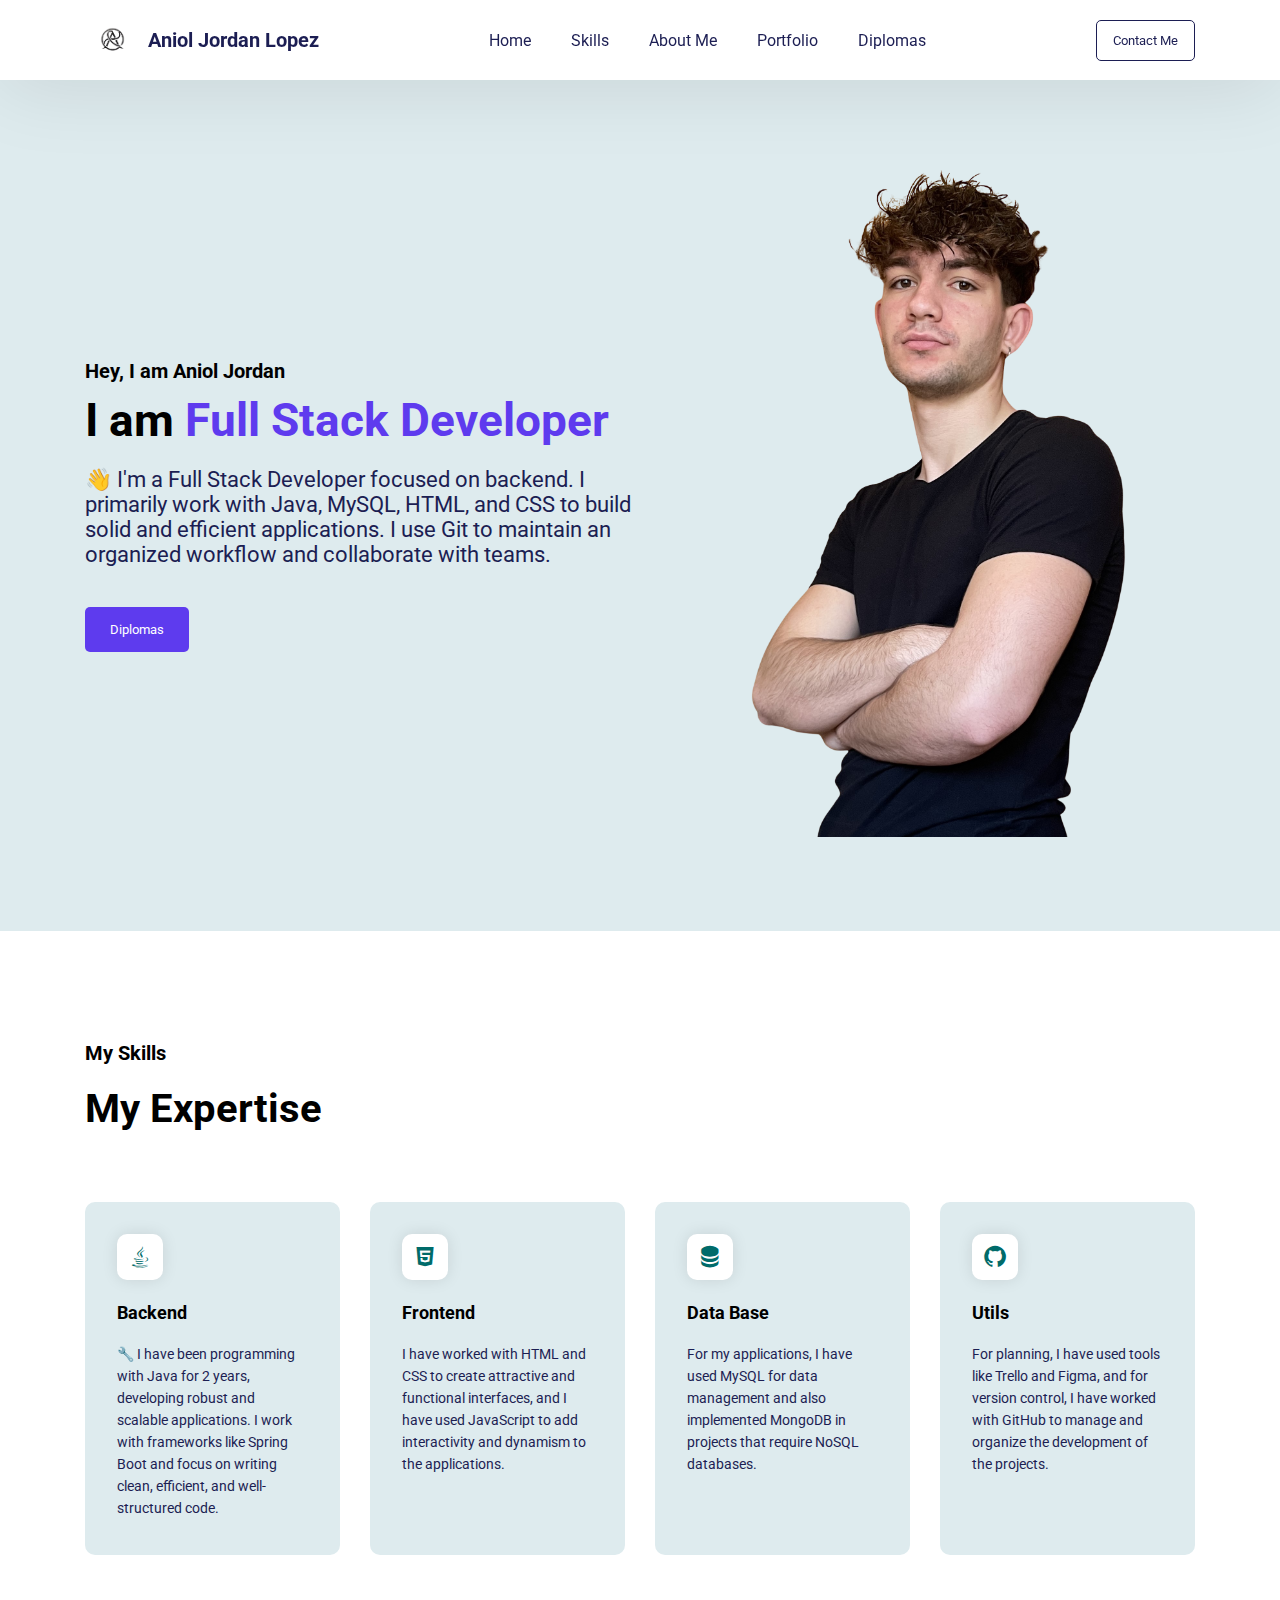
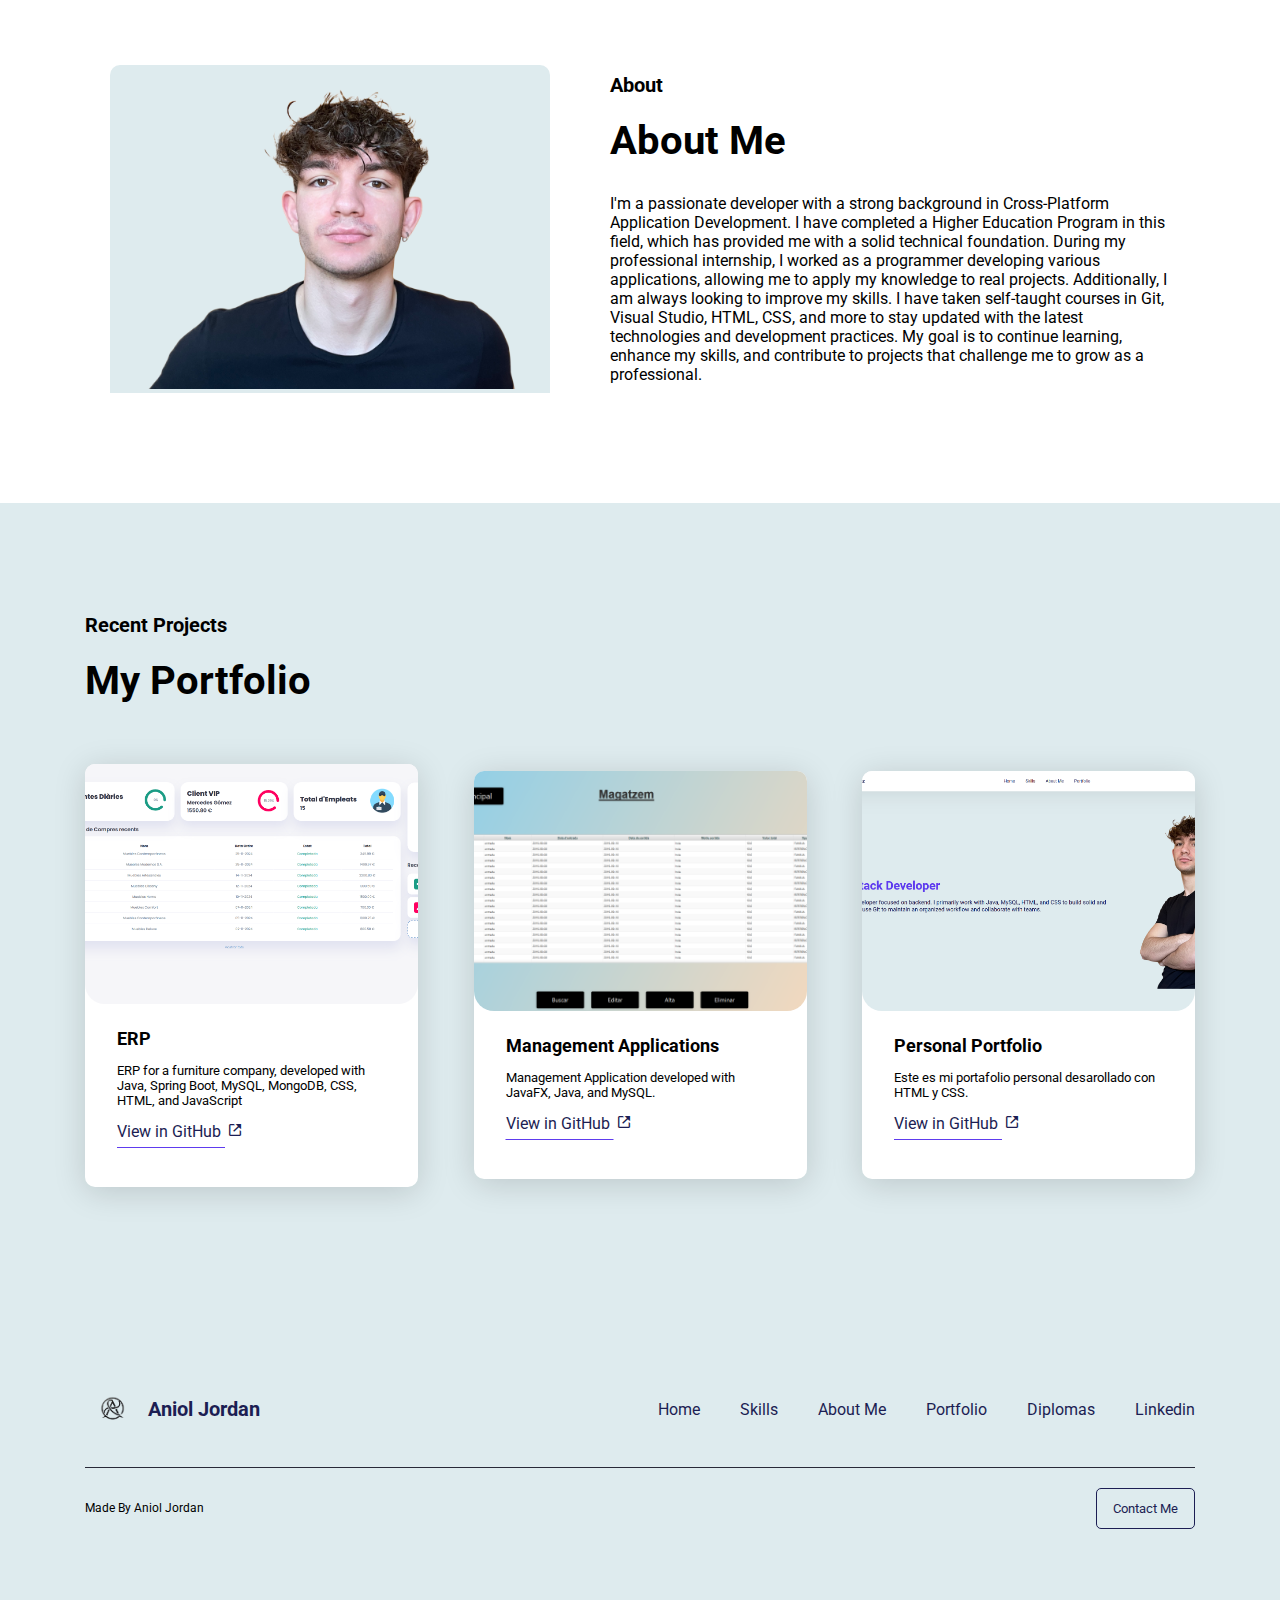
<file: index.html>
<!DOCTYPE html>
<html lang="en">

<head>
    <meta charset="UTF-8">
    <meta name="viewport" content="width=device-width, initial-scale=1.0">
    <link href='https://unpkg.com/boxicons@2.1.4/css/boxicons.min.css' rel='stylesheet'>
    <link rel="stylesheet" href="style.css">

    <title>Personal Portfolio | Aniol Jordan</title>
</head>

<body>

    <nav>
        <div class="logo">
            <img src="assets/logo.png">
            <a href="https://www.linkedin.com/in/aniol-jord%C3%A1n-l%C3%B3pez-35854123a/" target="_blank">Aniol Jordan
                Lopez</a>
        </div>
        <ul>
            <li><a href="#main">Home</a></li>
            <li><a href="#skills">Skills</a></li>
            <li><a href="#about">About Me</a></li>
            <li><a href="#portfolio">Portfolio</a></li>
            <li><a href="diplomas.html">Diplomas</a></li>
        </ul>
        <button onclick="copyEmail()">Contact Me</button>
        <div id="success-message">"Email copied to clipboard"</div>
        <button id="menuButton" onclick="openMenu()">
            <i class='bx bx-menu'></i>
        </button>
    </nav>

    <div class="main" id="main">
        <div class="left">
            <h5>Hey, I am Aniol Jordan</h5>
            <h3>I am <span>Full Stack Developer</span></h3>
            <p>
                👋 I'm a Full Stack Developer focused on backend. I primarily work with Java, MySQL, HTML, and CSS to
                build solid and efficient applications. I use Git to maintain an organized workflow and collaborate with
                teams.
            </p>
            <button onclick="location.href='diplomas.html'">Diplomas</button>
        </div>
        <div class="right">
            <img src="assets/header-img1.png">
        </div>
    </div>

    <div class="skills" id="skills">
        <h5>My Skills</h5>
        <h3>My Expertise</h3>
        <div class="skill-items">
            <div class="item">
                <div class="icon"><i class='bx bxl-java'></i></div>
                <h4>Backend</h4>
                <p>
                    🔧 I have been programming with Java for 2 years, developing robust and scalable applications.
                    I work with frameworks like Spring Boot and focus on writing clean, efficient, and well-structured
                    code.
                </p>
            </div>
            <div class="item">
                <div class="icon"><i class='bx bxl-html5'></i></div>
                <h4>Frontend</h4>
                <p>
                    I have worked with HTML and CSS to create attractive and functional interfaces,
                    and I have used JavaScript to add interactivity and dynamism to the applications.
                </p>
            </div>
            <div class="item">
                <div class="icon"><i class='bx bxs-data'></i></i></div>
                <h4>Data Base</h4>
                <p>
                    For my applications, I have used MySQL for data management and also implemented MongoDB in projects
                    that require NoSQL databases.
                </p>
            </div>
            <div class="item">
                <div class="icon"><i class='bx bxl-github'></i></i></div>
                <h4>Utils</h4>
                <p>
                    For planning, I have used tools like Trello and Figma, and for version control, I have worked with
                    GitHub to manage and organize the development of the projects.
                </p>
            </div>
        </div>
    </div>

    <div class="about" id="about">
        <div class="left">
            <img src="assets/about-img3.png">
        </div>
        <div class="right">
            <h5>About</h5>
            <h3>About Me</h3>
            <p>
                I'm a passionate developer with a strong background in Cross-Platform Application Development. I have
                completed a Higher Education Program in this field, which has provided me with a solid technical
                foundation.
                During my professional internship, I worked as a programmer developing various applications, allowing me
                to apply my knowledge to real projects.
                Additionally, I am always looking to improve my skills. I have taken self-taught courses in Git, Visual
                Studio, HTML, CSS, and more to stay updated with the latest technologies and development practices.
                My goal is to continue learning, enhance my skills, and contribute to projects that challenge me to grow
                as a professional.
            </p>
        </div>
    </div>

    <div class="portfolio" id="portfolio">
        <div class="header">
            <div class="info">
                <h5>Recent Projects</h5>
                <h3>My Portfolio</h3>
            </div>
        </div>

        <div class="portfo-items">
            <div class="item">
                <img src="assets/ERP.PNG">
                <div class="info">
                    <h4>ERP</h4>
                    <p>
                        ERP for a furniture company, developed with Java, Spring Boot, MySQL, MongoDB, CSS, HTML, and
                        JavaScript
                    </p>
                    <a href="https://github.com/Anioljordan/ERP">View in GitHub <i class='bx bx-link-external'></i></a>
                </div>
            </div>
            <div class="item">
                <img src="assets/magatzem2.png">
                <div class="info">
                    <h4>Management Applications</h4>
                    <p>
                        Management Application developed with JavaFX, Java, and MySQL.
                    </p>
                    <a href="https://github.com/Anioljordan/AplicacionAlmacen">View in GitHub <i
                            class='bx bx-link-external'></i></a>
                </div>
            </div>
            <div class="item">
                <img src="assets/PersonalPortfolio.png">
                <div class="info">
                    <h4>Personal Portfolio</h4>
                    <p>
                        Este es mi portafolio personal desarollado con HTML y CSS.
                    </p>
                    <a href="https://github.com/Anioljordan/Portfolio">View in GitHub <i
                            class='bx bx-link-external'></i></a>
                </div>
            </div>
        </div>

    </div>



    <footer>
        <div class="top">
            <div class="logo">
                <img src="assets/logo.png">
                <a>Aniol Jordan</a>
            </div>
            <ul>
                <li><a href="#main">Home</a></li>
                <li><a href="#skills">Skills</a></li>
                <li><a href="#about">About Me</a></li>
                <li><a href="#portfolio">Portfolio</a></li>
                <li><a href="diplomas.html">Diplomas</a></li>
                <li><a href="https://www.linkedin.com/in/aniol-jord%C3%A1n-l%C3%B3pez-35854123a/">Linkedin</a></li>
            </ul>
        </div>
        <div class="separator"></div>
        <div class="bottom">
            <p>
                Made By Aniol Jordan
            </p>
            <button onclick="copyEmail()">Contact Me</button>
        </div>
    </footer>

    <script src="script.js"></script>
</body>

</html>
</file>
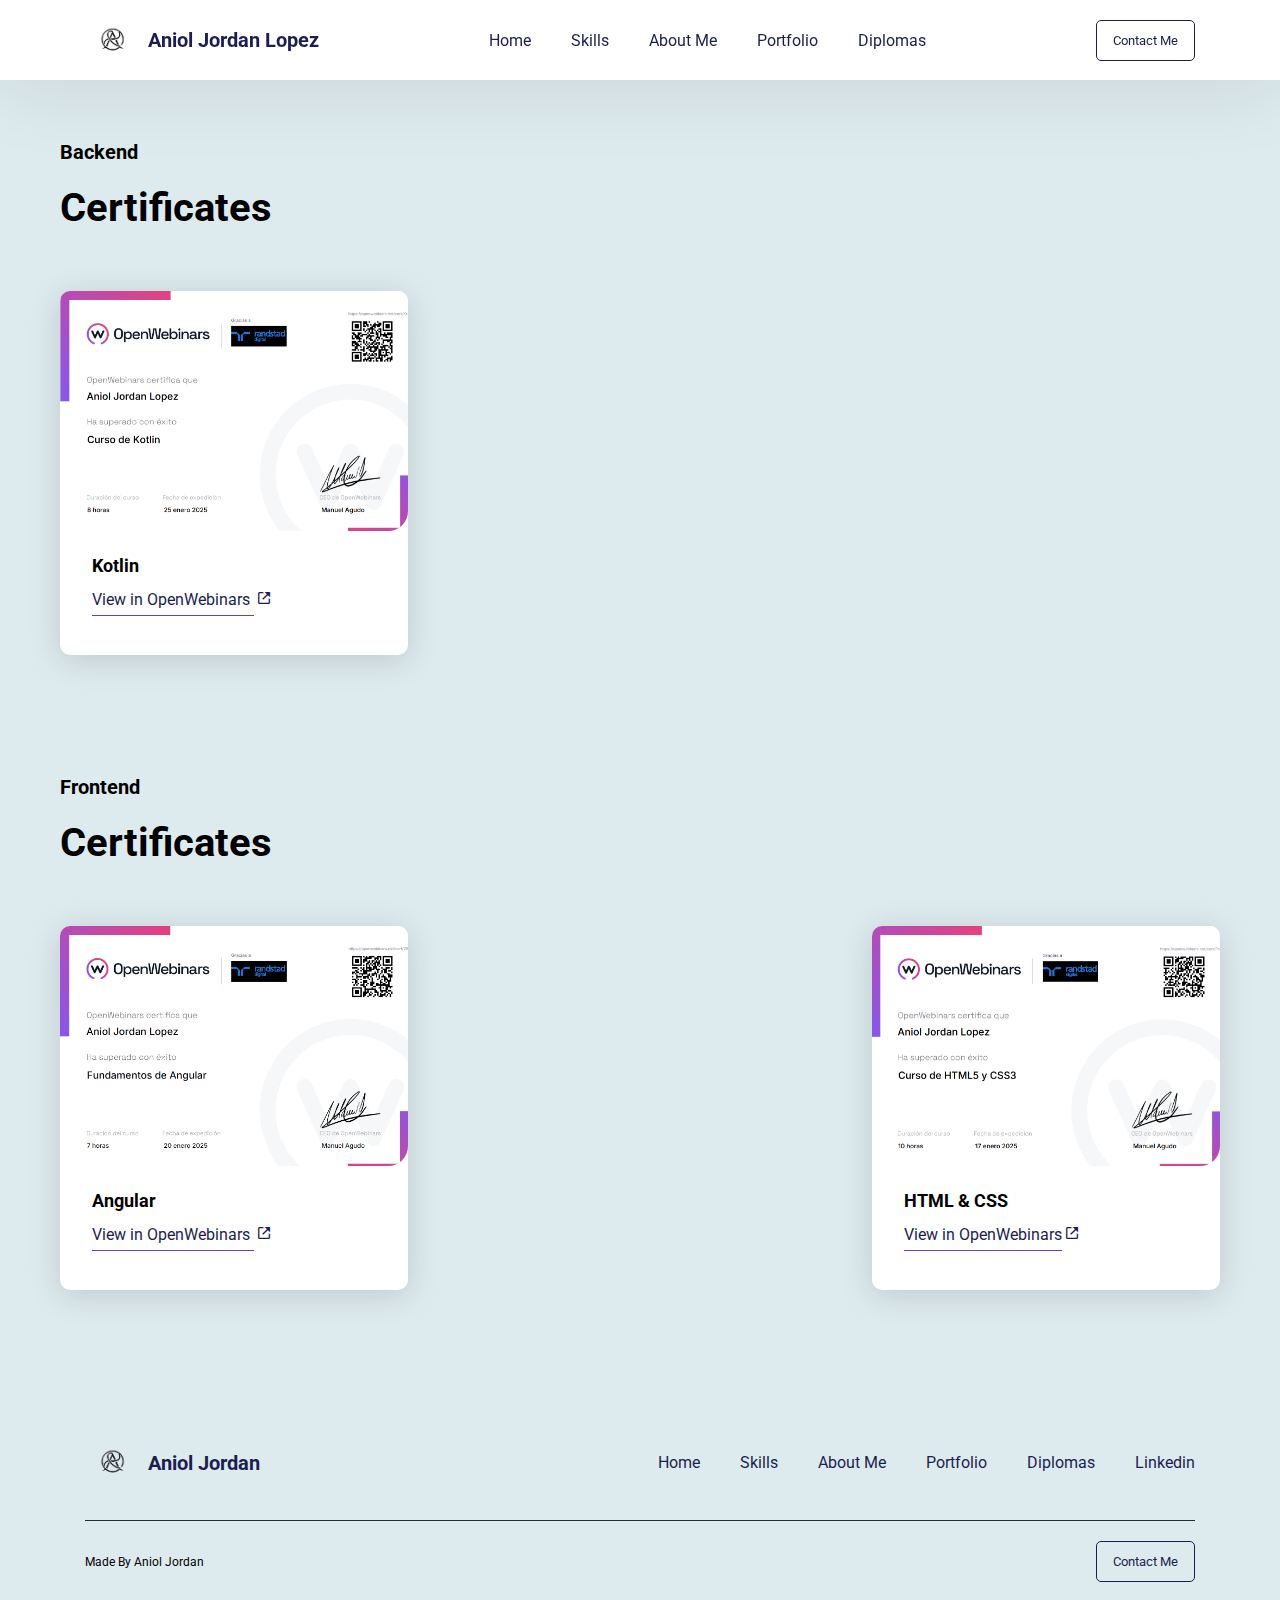
<file: diplomas.html>
<!DOCTYPE html>
<html lang="en">

<head>
    <meta charset="UTF-8">
    <meta name="viewport" content="width=device-width, initial-scale=1.0">
    <link href='https://unpkg.com/boxicons@2.1.4/css/boxicons.min.css' rel='stylesheet'>
    <link rel="stylesheet" href="diplomas.css">

    <title>Personal Portfolio | Aniol Jordan</title>
</head>

<body>

    <nav>
        <div class="logo">
            <img src="assets/logo.png">
            <a href="https://www.linkedin.com/in/aniol-jord%C3%A1n-l%C3%B3pez-35854123a/" target="_blank">Aniol Jordan
                Lopez</a>
        </div>
        <ul>
            <li><a href="index.html">Home</a></li>
            <li><a href="index.html">Skills</a></li>
            <li><a href="index.html">About Me</a></li>
            <li><a href="index.html">Portfolio</a></li>
            <li><a href="diplomas.html">Diplomas</a></li>
        </ul>
        <button onclick="copyEmail()">Contact Me</button>
        <div id="success-message">"Email copied to clipboard"</div>
        <button id="menuButton" onclick="openMenu()">
            <i class='bx bx-menu'></i>
        </button>
    </nav>

    <div class="portfolio" id="portfolio">
        <div class="header">
            <div class="info">
                <h5>Backend</h5>
                <h3>Certificates</h3>
            </div>
        </div>

        <div class="portfo-items">
            <div class="item">
                <img src="assets/KotlinCertificated.PNG">
                <div class="info">
                    <h4>Kotlin</h4>
                    <a href="https://openwebinars.net/cert/Kr4G">View in OpenWebinars <i
                            class='bx bx-link-external'></i></a>
                </div>
            </div>
        </div>

    </div>

    <div class="portfolio" id="portfolio">
        <div class="header">
            <div class="info">
                <h5>Frontend</h5>
                <h3>Certificates</h3>
            </div>
        </div>

        <div class="portfo-items">
            <div class="item">
                <img src="assets/AngularCertificated.png">
                <div class="info">
                    <h4>Angular</h4>
                    <a href="https://openwebinars.net/cert/ZRC0">View in OpenWebinars <i
                            class='bx bx-link-external'></i></a>
                </div>
            </div>
            <div class="item">
                <img src="assets/HTMLCSSCertificate.png">
                <div class="info">
                    <h4>HTML & CSS</h4>
                    <a href="https://openwebinars.net/cert/PcQA">View in OpenWebinars<i
                            class='bx bx-link-external'></i></a>
                </div>
            </div>
        </div>

    </div>
    <footer>
        <div class="top">
            <div class="logo">
                <img src="assets/logo.png">
                <a>Aniol Jordan</a>
            </div>
            <ul>
                <li><a href="index.html">Home</a></li>
                <li><a href="index.html">Skills</a></li>
                <li><a href="index.html">About Me</a></li>
                <li><a href="index.html">Portfolio</a></li>
                <li><a href="diplomas.html">Diplomas</a></li>
                <li><a href="https://www.linkedin.com/in/aniol-jord%C3%A1n-l%C3%B3pez-35854123a/">Linkedin</a></li>
            </ul>
        </div>
        <div class="separator"></div>
        <div class="bottom">
            <p>
                Made By Aniol Jordan
            </p>
            <button onclick="copyEmail()">Contact Me</button>
        </div>
    </footer>

    <script src="script.js"></script>
</body>

</html>
</file>
<file: style.css>
@import url('https://fonts.googleapis.com/css2?family=Roboto:wght@300;400;500;700&display=swap');

html {
    scroll-behavior: smooth;
}

* {
    margin: 0;
    padding: 0;
    box-sizing: border-box;
    font-family: 'Roboto', sans-serif;
}

a {
    text-decoration: none;
    color: #1c1e53;
    transition: color 0.3s ease;
}

a:hover {
    color: #5e3bee !important;
}

h5 {
    font-size: 20px;
}

li {
    list-style: none;
}

nav {
    background-color: #fff;
    position: sticky;
    top: 0;
    padding: 0 85px;
    display: flex;
    align-items: center;
    justify-content: space-between;
    height: 80px;
    box-shadow: 0 5px 80px rgba(0, 0, 0, 0.1);
    z-index: 100;
}

nav .logo,
footer .logo {
    display: flex;
    align-items: center;
}

nav .logo a,
footer .logo a {
    margin-left: 8px;
    font-weight: bold;
    font-size: 20px;
}

nav .logo img,
footer .logo img {
    width: 55px;
    height: 55px;
}

nav ul,
footer .top ul {
    display: flex;
    gap: 40px;
}

nav button {
    color: #1c1e53;
    background-color: transparent;
    padding: 12px 16px;
    border-radius: 5px;
    border: 1px solid #1c1e53;
    cursor: pointer;
    transition: all 0.3s ease;
}

nav button:hover {
    background-color: #5e3bee;
    border-color: #5e3bee;
    color: #fff;
}

nav button#menuButton {
    display: none;
    align-items: center;
    justify-content: center;
    font-size: 24px;
    padding: 7px;
}

.main {
    background-color: #deebee;
    padding: 90px 85px;
    display: flex;
    align-items: center;
    justify-content: space-between;
    gap: 40px;
}

.main .left {
    display: flex;
    flex-direction: column;
    align-items: start;
}

.main .left h3 {
    margin-top: 10px;
    font-weight: bold;
    font-size: 46px;
}

.main .left h3 span {
    color: #5e3bee;
}

.main .left p {
    color: #1c1e53;
    font-size: 22px;
    margin-top: 20px;
}

.main .left button {
    margin-top: 40px;
    color: #fff;
    cursor: pointer;
    background-color: #5e3bee;
    padding: 14px 24px;
    border: 1px solid transparent;
    border-radius: 5px;
}

.main .right img {
    width: 500px;
}

.skills {
    padding: 110px 85px 0;
}

.skills h3,
.about .right h3,
.portfolio .header h3,
.feedback h3 {
    font-size: 40px;
    margin-top: 20px;
}

.skills .skill-items {
    display: flex;
    margin-top: 70px;
    gap: 30px;
}

.skills .skill-items .item {
    background-color: #deebee;
    width: 25%;
    border-radius: 10px;
    padding: 32px;
    border-bottom: 4px solid transparent;
    cursor: pointer;
    transition: all 0.3s ease;
}

.skills .skill-items .item:hover {
    border-color: #5e3bee;
}

.skills .skill-items .item .icon {
    display: flex;
    align-items: center;
    justify-content: center;
    background-color: #fff;
    width: 46px;
    height: 46px;
    border-radius: 10px;
    margin-bottom: 22px;
    box-shadow: 0 0 16px rgba(0, 0, 0, 0.1);
}

.skills .skill-items .item .icon i {
    font-size: 26px;
    color: #006b6a;
}

.skills .skill-items .item h4,
.portfolio .portfo-items .item .info h4 {
    font-size: 18px;
}

.skills .skill-items .item p {
    margin-top: 20px;
    font-size: 14px;
    line-height: 22px;
    color: #1c1e53;
}

.about {
    padding: 110px;
    display: flex;
    align-items: center;
    gap: 60px;
}

.about .left {
    background-color: #deebee;
    border-radius: 10px 10px 0 0;
}

.about .left img {
    width: 440px;
}

.about .right p {
    font-size: 16px;
    margin-top: 30px;
}

.portfolio {
    background-color: #deebee;
    padding: 110px 85px;
}

.portfolio .header {
    display: flex;
    align-items: center;
    justify-content: space-between;
    margin-bottom: 60px;
}

.portfolio .header button {
    background-color: #ff0000;
    padding: 10px 20px;
    color: #fff;
    display: flex;
    align-items: center;
    cursor: pointer;
    gap: 8px;
    border: none;
    border-radius: 10px;
}

.portfolio .header button i {
    font-size: 26px;
}

.portfolio .portfo-items {
    display: flex;
    align-items: center;
    justify-content: space-between;
}

.portfolio .portfo-items .item {
    width: 30%;
    background-color: #fff;
    border-radius: 10px;
    border-bottom: 4px solid transparent;
    cursor: pointer;
    box-shadow: 0 5px 32px rgba(0, 0, 0, 0.15);
    transition: all 0.3s ease;
}

.portfolio .portfo-items .item:hover {
    border-color: #5e3bee;
}

.portfolio .portfo-items .item img {
    width: 100%;
    height: 240px;
    object-fit: cover;
    object-position: top;
    border-radius: 10px 10px 20px 20px;
}

.portfolio .portfo-items .item .info {
    display: flex;
    flex-direction: column;
    gap: 14px;
    padding: 20px 32px 42px;
}

.portfolio .portfo-items .item .info p {
    font-size: 13px;
}

.portfolio .portfo-items .item .info a {
    text-decoration: underline;
    text-underline-offset: 10px;
    text-decoration-color: #5e3bee;
}

.portfolio .portfo-items .item .info a i {
    margin-left: 2px;
    font-size: 16px;
}

.feedback {
    padding: 110px 85px;
}

.feedback .customers {
    margin-top: 50px;
    display: flex;
    gap: 40px;
}

.feedback .customers .item {
    display: flex;
    flex-direction: column;
    gap: 20px;
    border: 2px solid #006b6a;
    border-radius: 10px;
    padding: 30px;
    cursor: pointer;
    transition: all 0.3s ease;
}

.feedback .customers .item .rating {
    color: #006b6a;
    font-size: 22px;
}

.feedback .customers .item:hover {
    border-color: #5e3bee;
}

.feedback .customers .item p {
    line-height: 22px;
    font-size: 14px;
}

.feedback .customers .item .user {
    display: flex;
    align-items: center;
    gap: 10px;
}

.feedback .customers .item .user img {
    width: 40px;
    height: 40px;
    object-fit: cover;
    border-radius: 50%;
}

.feedback .customers .item .user h5 {
    font-size: 13px;
    font-weight: 500;
    margin-bottom: 3px;
}

.feedback .customers .item .user p {
    font-size: 12px;
}

footer {
    background-color: #deebee;
    padding: 85px;
    display: flex;
    flex-direction: column;
}

footer .top,
footer .bottom {
    display: flex;
    align-items: center;
    justify-content: space-between;
}

footer .top .social-links {
    display: flex;
    align-items: center;
    gap: 10px;
    font-size: 22px;
}

footer .separator {
    width: 100%;
    height: 1px;
    background-color: #282938;
    margin: 30px 0 20px;
}

footer .bottom p {
    font-size: 12px;
}

footer .bottom .links a {
    font-size: 12px;
    margin-left: 14px;
}

/* responsive movil */

@media screen and (max-width: 1200px) {

    .main .left h5 {
        font-size: 18px;
    }

    .main .left h3 {
        font-size: 36px;
    }

    .main .left p {
        font-size: 18px;
    }

    .main .right img {
        width: 380px;
    }

    .skills .skill-items {
        gap: 10px;
        justify-content: space-between;
        flex-wrap: wrap;
    }

    .skills .skill-items .item {
        width: 49%;
    }

    .about .left img {
        width: 370px;
    }

    .skills h3,
    .about .right h3,
    .portfolio .header h3,
    .feedback h3 {
        font-size: 32px;
    }

    .about .right p {
        font-size: 15px;
    }

    .feedback .customers .item .rating {
        font-size: 20px;
    }

    .feedback .customers .item p {
        font-size: 13px;
    }

    footer .top ul {
        gap: 20px;
    }

}

@media screen and (max-width: 992px) {

    nav button {
        display: none;
    }

    nav ul {
        gap: 20px;
    }

    nav ul li a {
        font-size: 15px;
    }

    .main {
        flex-direction: column;
    }

    .about {
        flex-direction: column;
        justify-content: center;
    }

    .portfolio .portfo-items {
        gap: 22px;
        flex-wrap: wrap;
        justify-content: center;
    }

    .portfolio .portfo-items .item {
        width: 48%;
    }

    .feedback .customers {
        gap: 14px;
        flex-wrap: wrap;
        justify-content: center;
    }

    .feedback .customers .item {
        width: 48%;
    }

    footer .top ul {
        display: none;
    }

}

@media screen and (max-width: 768px) {

    nav {
        justify-content: space-between;
        padding: 0 42px;
    }

    nav ul {
        display: none;
    }

    nav.open .logo {
        display: none;
    }

    nav.open ul {
        display: flex;
    }

    nav button#menuButton {
        display: flex;
    }

    .main {
        padding: 42px;
    }

    .skills {
        padding: 85px 42px 0;
    }

    .skills .skill-items {
        gap: 8px;
    }

    .about {
        padding: 85px 42px;
    }

    .portfolio {
        padding: 60px 42px;
    }

    .portfolio .portfo-items {
        gap: 18px;
    }

    .feedback {
        padding: 85px 42px;
    }

    footer {
        padding: 85px 42px;
    }

    footer .bottom {
        flex-direction: column-reverse;
        gap: 14px;
    }

}

@media screen and (max-width: 576px) {

    nav ul li a {
        font-size: 13px;
    }

    nav .logo a {
        font-size: 18px;
    }

    .main .left h3 {
        font-size: 32px;
    }

    .main .left p {
        font-size: 16px;
    }

    .main .left button {
        width: 100%;
    }

    .skills .skill-items .item {
        width: 100%;
    }

    .portfolio .header button {
        font-size: 12px;
        padding: 8px 14px;
    }

    .portfolio .portfo-items .item {
        width: 80%;
    }

    .feedback .customers .item {
        width: 100%;
    }

}

#success-message {
    display: none;
    background-color: #4CAF50;
    color: white;
    padding: 15px 30px;
    border-radius: 10px;
    position: fixed;
    bottom: 20px;
    left: 50%;
    transform: translateX(-50%);
    box-shadow: 0 4px 6px rgba(0, 0, 0, 0.1);
    font-size: 18px;
    font-weight: bold;
    z-index: 1000;
}

/* Animación para el mensaje */
@keyframes fadeIn {
    from {
        opacity: 0;
        bottom: 0;
    }

    to {
        opacity: 1;
        bottom: 20px;
    }
}

footer button {
    color: #1c1e53;
    background-color: transparent;
    padding: 12px 16px;
    border-radius: 5px;
    border: 1px solid #1c1e53;
    cursor: pointer;
    transition: all 0.3s ease;
}

footer button:hover {
    background-color: #5e3bee;
    border-color: #5e3bee;
    color: #fff;
}

footer button#menuButton {
    display: none;
    align-items: center;
    justify-content: center;
    font-size: 24px;
    padding: 7px;
}

/* Style for language selector in navbar */
.language-selector {
    display: flex;
    align-items: center;
    gap: 10px;
}

.language-selector img {
    width: 32px;
    height: 20px;
    cursor: pointer;
    transition: transform 0.2s ease, box-shadow 0.2s ease, opacity 0.2s ease, border 0.2s ease;
    border-radius: 4px;
    opacity: 0.5;
    border: 2px solid transparent;
}

.language-selector img:hover {
    transform: scale(1.1);
    box-shadow: 0 0 8px rgba(0, 0, 0, 0.3);
}

.language-selector img.active {
    opacity: 1;
}
/* Animaciones de entrada */
.hidden {
    opacity: 0;
    transform: translateY(50px);
    transition: opacity 0.8s ease-out, transform 0.8s ease-out;
}

.show {
    opacity: 1;
    transform: translateY(0);
}


/* Hover animado en botones */
button:hover, footer button:hover {
    transform: scale(1.05);
    box-shadow: 0 8px 20px rgba(94, 59, 238, 0.3);
    transition: transform 0.3s ease, box-shadow 0.3s ease;
}

/* Hover animado en tarjetas del portfolio y skills */
.portfolio .portfo-items .item:hover,
.skills .skill-items .item:hover {
    transform: scale(1.03);
    box-shadow: 0 8px 20px rgba(94, 59, 238, 0.2);
    transition: transform 0.3s ease, box-shadow 0.3s ease;
}


@media screen and (max-width: 480px) {
    nav {
        padding: 0 20px;
    }

    .main {
        padding: 20px;
    }

    .main .right img {
        width: 100%;
        max-width: 300px;
    }

    .main .left h3 {
        font-size: 28px;
        text-align: center;
    }

    .main .left p {
        font-size: 15px;
        text-align: center;
    }

    .skills {
        padding: 60px 20px 0;
    }

    .skills h3,
    .about .right h3,
    .portfolio .header h3,
    .feedback h3 {
        font-size: 26px;
        text-align: center;
    }

    .skills .skill-items {
        flex-direction: column;
        align-items: center;
    }

    .skills .skill-items .item {
        width: 90%;
    }

    .about {
        padding: 40px 20px;
        flex-direction: column;
    }

    .about .left img {
        width: 100%;
        max-width: 280px;
    }

    .about .right p {
        font-size: 14px;
        text-align: center;
    }

    .portfolio {
        padding: 40px 20px;
    }

    .portfolio .portfo-items {
        flex-direction: column;
        align-items: center;
    }

    .portfolio .portfo-items .item {
        width: 90%;
    }

    .feedback {
        padding: 40px 20px;
    }

    .feedback .customers {
        flex-direction: column;
        align-items: center;
    }

    .feedback .customers .item {
        width: 90%;
    }

    footer {
        padding: 40px 20px;
    }
}

@media screen and (max-width: 768px) {
    .main .right img {
        width: 100%;
        max-width: 320px;
    }
}
@media screen and (max-width: 480px) {
    .main .left button,
    .portfolio .header button,
    footer button {
        width: 100%;
        padding: 12px;
        font-size: 14px;
    }
}
@media screen and (max-width: 480px) {
    .main .left,
    .about .right,
    .skills .skill-items .item,
    .portfolio .header,
    .portfolio .portfo-items .item .info,
    .feedback .customers .item {
        text-align: center;
    }
}
@media screen and (max-width: 480px) {
    .skills .skill-items,
    .feedback .customers,
    .portfolio .portfo-items {
        gap: 16px;
    }
}
</file>
<file: diplomas.css>
@import url('https://fonts.googleapis.com/css2?family=Roboto:wght@300;400;500;700&display=swap');

html {
    scroll-behavior: smooth;
}

* {
    margin: 0;
    padding: 0;
    box-sizing: border-box;
    font-family: 'Roboto', sans-serif;
}

a {
    text-decoration: none;
    color: #1c1e53;
    transition: color 0.3s ease;
}

a:hover {
    color: #5e3bee !important;
}

h5 {
    font-size: 20px;
}

li {
    list-style: none;
}

nav {
    background-color: #fff;
    position: sticky;
    top: 0;
    padding: 0 85px;
    display: flex;
    align-items: center;
    justify-content: space-between;
    height: 80px;
    box-shadow: 0 5px 80px rgba(0, 0, 0, 0.1);
}

nav .logo,
footer .logo {
    display: flex;
    align-items: center;
}

nav .logo a,
footer .logo a {
    margin-left: 8px;
    font-weight: bold;
    font-size: 20px;
}

nav .logo img,
footer .logo img {
    width: 55px;
    height: 55px;
}

nav ul,
footer .top ul {
    display: flex;
    gap: 40px;
}

nav button {
    color: #1c1e53;
    background-color: transparent;
    padding: 12px 16px;
    border-radius: 5px;
    border: 1px solid #1c1e53;
    cursor: pointer;
    transition: all 0.3s ease;
}

nav button:hover {
    background-color: #5e3bee;
    border-color: #5e3bee;
    color: #fff;
}

nav button#menuButton {
    display: none;
    align-items: center;
    justify-content: center;
    font-size: 24px;
    padding: 7px;
}

.main {
    background-color: #deebee;
    padding: 90px 85px;
    display: flex;
    align-items: center;
    justify-content: space-between;
    gap: 40px;
}

.main .left {
    display: flex;
    flex-direction: column;
    align-items: start;
}

.main .left h3 {
    margin-top: 10px;
    font-weight: bold;
    font-size: 46px;
}

.main .left h3 span {
    color: #5e3bee;
}

.main .left p {
    color: #1c1e53;
    font-size: 22px;
    margin-top: 20px;
}

.main .left button {
    margin-top: 40px;
    color: #fff;
    cursor: pointer;
    background-color: #5e3bee;
    padding: 14px 24px;
    border: 1px solid transparent;
    border-radius: 5px;
}

.main .right img {
    width: 500px;
}

.skills {
    padding: 85px 0;
}

.skills h3,
.about .right h3,
.portfolio .header h3,
.feedback h3 {
    font-size: 40px;
    margin-top: 20px;
}

.skills .skill-items {
    display: flex;
    margin-top: 70px;
    gap: 30px;
}

.skills .skill-items .item {
    background-color: #deebee;
    width: 25%;
    border-radius: 10px;
    padding: 32px;
    border-bottom: 4px solid transparent;
    cursor: pointer;
    transition: all 0.3s ease;
}

.skills .skill-items .item:hover {
    border-color: #5e3bee;
}

.skills .skill-items .item .icon {
    display: flex;
    align-items: center;
    justify-content: center;
    background-color: #fff;
    width: 46px;
    height: 46px;
    border-radius: 10px;
    margin-bottom: 22px;
    box-shadow: 0 0 16px rgba(0, 0, 0, 0.1);
}

.skills .skill-items .item .icon i {
    font-size: 26px;
    color: #006b6a;
}

.skills .skill-items .item h4,
.portfolio .portfo-items .item .info h4 {
    font-size: 18px;
}

.skills .skill-items .item p {
    margin-top: 20px;
    font-size: 14px;
    line-height: 22px;
    color: #1c1e53;
}

.about {
    padding: 60px;
    display: flex;
    align-items: center;
    gap: 60px;
}

.about .left {
    background-color: #deebee;
    border-radius: 10px 10px 0 0;
}

.about .left img {
    width: 440px;
}

.about .right p {
    font-size: 16px;
    margin-top: 30px;
}

.portfolio {
    background-color: #deebee;
    padding: 60px;
}

.portfolio .header {
    display: flex;
    align-items: center;
    justify-content: space-between;
    margin-bottom: 60px;
}

.portfolio .header button {
    background-color: #ff0000;
    padding: 10px 20px;
    color: #fff;
    display: flex;
    align-items: center;
    cursor: pointer;
    gap: 8px;
    border: none;
    border-radius: 10px;
}

.portfolio .header button i {
    font-size: 26px;
}

.portfolio .portfo-items {
    display: flex;
    align-items: center;
    justify-content: space-between;
}

.portfolio .portfo-items .item {
    width: 30%;
    background-color: #fff;
    border-radius: 10px;
    border-bottom: 4px solid transparent;
    cursor: pointer;
    box-shadow: 0 5px 32px rgba(0, 0, 0, 0.15);
    transition: all 0.3s ease;
}

.portfolio .portfo-items .item:hover {
    border-color: #5e3bee;
}

.portfolio .portfo-items .item img {
    width: 100%;
    height: 240px;
    object-fit: cover;
    object-position: top;
    border-radius: 10px 10px 20px 20px;
}

.portfolio .portfo-items .item .info {
    display: flex;
    flex-direction: column;
    gap: 14px;
    padding: 20px 32px 42px;
}

.portfolio .portfo-items .item .info p {
    font-size: 13px;
}

.portfolio .portfo-items .item .info a {
    text-decoration: underline;
    text-underline-offset: 10px;
    text-decoration-color: #5e3bee;
}

.portfolio .portfo-items .item .info a i {
    margin-left: 2px;
    font-size: 16px;
}

.feedback {
    padding: 85px;
}

.feedback .customers {
    margin-top: 50px;
    display: flex;
    gap: 40px;
}

.feedback .customers .item {
    display: flex;
    flex-direction: column;
    gap: 20px;
    border: 2px solid #006b6a;
    border-radius: 10px;
    padding: 30px;
    cursor: pointer;
    transition: all 0.3s ease;
}

.feedback .customers .item .rating {
    color: #006b6a;
    font-size: 22px;
}

.feedback .customers .item:hover {
    border-color: #5e3bee;
}

.feedback .customers .item p {
    line-height: 22px;
    font-size: 14px;
}

.feedback .customers .item .user {
    display: flex;
    align-items: center;
    gap: 10px;
}

.feedback .customers .item .user img {
    width: 40px;
    height: 40px;
    object-fit: cover;
    border-radius: 50%;
}

.feedback .customers .item .user h5 {
    font-size: 13px;
    font-weight: 500;
    margin-bottom: 3px;
}

.feedback .customers .item .user p {
    font-size: 12px;
}

footer {
    background-color: #deebee;
    padding: 85px;
    display: flex;
    flex-direction: column;
}

footer .top,
footer .bottom {
    display: flex;
    align-items: center;
    justify-content: space-between;
}

footer .top .social-links {
    display: flex;
    align-items: center;
    gap: 10px;
    font-size: 22px;
}

footer .separator {
    width: 100%;
    height: 1px;
    background-color: #282938;
    margin: 30px 0 20px;
}

footer .bottom p {
    font-size: 12px;
}

footer .bottom .links a {
    font-size: 12px;
    margin-left: 14px;
}

@media screen and (max-width: 1200px) {

    .main .left h5 {
        font-size: 18px;
    }

    .main .left h3 {
        font-size: 36px;
    }

    .main .left p {
        font-size: 18px;
    }

    .main .right img {
        width: 380px;
    }

    .skills .skill-items {
        gap: 10px;
        justify-content: space-between;
        flex-wrap: wrap;
    }

    .skills .skill-items .item {
        width: 49%;
    }

    .about .left img {
        width: 370px;
    }

    .skills h3,
    .about .right h3,
    .portfolio .header h3,
    .feedback h3 {
        font-size: 32px;
    }

    .about .right p {
        font-size: 15px;
    }

    .feedback .customers .item .rating {
        font-size: 20px;
    }

    .feedback .customers .item p {
        font-size: 13px;
    }

    footer .top ul {
        gap: 20px;
    }

}

@media screen and (max-width: 992px) {

    nav button {
        display: none;
    }

    nav ul {
        gap: 20px;
    }

    nav ul li a {
        font-size: 15px;
    }

    .main {
        flex-direction: column;
    }

    .about {
        flex-direction: column;
        justify-content: center;
    }

    .portfolio .portfo-items {
        gap: 22px;
        flex-wrap: wrap;
        justify-content: center;
    }

    .portfolio .portfo-items .item {
        width: 48%;
    }

    .feedback .customers {
        gap: 14px;
        flex-wrap: wrap;
        justify-content: center;
    }

    .feedback .customers .item {
        width: 48%;
    }

    footer .top ul {
        display: none;
    }

}

@media screen and (max-width: 768px) {

    nav {
        justify-content: space-between;
        padding: 0 42px;
    }

    nav ul {
        display: none;
    }

    nav.open .logo {
        display: none;
    }

    nav.open ul {
        display: flex;
    }

    nav button#menuButton {
        display: flex;
    }

    .main {
        padding: 42px;
    }

    .skills {
        padding: 85px 42px 0;
    }

    .skills .skill-items {
        gap: 8px;
    }

    .about {
        padding: 85px 42px;
    }

    .portfolio {
        padding: 60px 42px;
    }

    .portfolio .portfo-items {
        gap: 18px;
    }

    .feedback {
        padding: 85px 42px;
    }

    footer {
        padding: 85px 42px;
    }

    footer .bottom {
        flex-direction: column-reverse;
        gap: 14px;
    }

}

@media screen and (max-width: 576px) {

    nav ul li a {
        font-size: 13px;
    }

    nav .logo a {
        font-size: 18px;
    }

    .main .left h3 {
        font-size: 32px;
    }

    .main .left p {
        font-size: 16px;
    }

    .main .left button {
        width: 100%;
    }

    .skills .skill-items .item {
        width: 100%;
    }

    .portfolio .header button {
        font-size: 12px;
        padding: 8px 14px;
    }

    .portfolio .portfo-items .item {
        width: 80%;
    }

    .feedback .customers .item {
        width: 100%;
    }

}

#success-message {
    display: none;
    background-color: #4CAF50;
    color: white;
    padding: 15px 30px;
    border-radius: 10px;
    position: fixed;
    bottom: 20px;
    left: 50%;
    transform: translateX(-50%);
    box-shadow: 0 4px 6px rgba(0, 0, 0, 0.1);
    font-size: 18px;
    font-weight: bold;
    z-index: 1000;
}

/* Animación para el mensaje */
@keyframes fadeIn {
    from {
        opacity: 0;
        bottom: 0;
    }

    to {
        opacity: 1;
        bottom: 20px;
    }
}

footer button {
    color: #1c1e53;
    background-color: transparent;
    padding: 12px 16px;
    border-radius: 5px;
    border: 1px solid #1c1e53;
    cursor: pointer;
    transition: all 0.3s ease;
}

footer button:hover {
    background-color: #5e3bee;
    border-color: #5e3bee;
    color: #fff;
}

footer button#menuButton {
    display: none;
    align-items: center;
    justify-content: center;
    font-size: 24px;
    padding: 7px;
}
</file>
